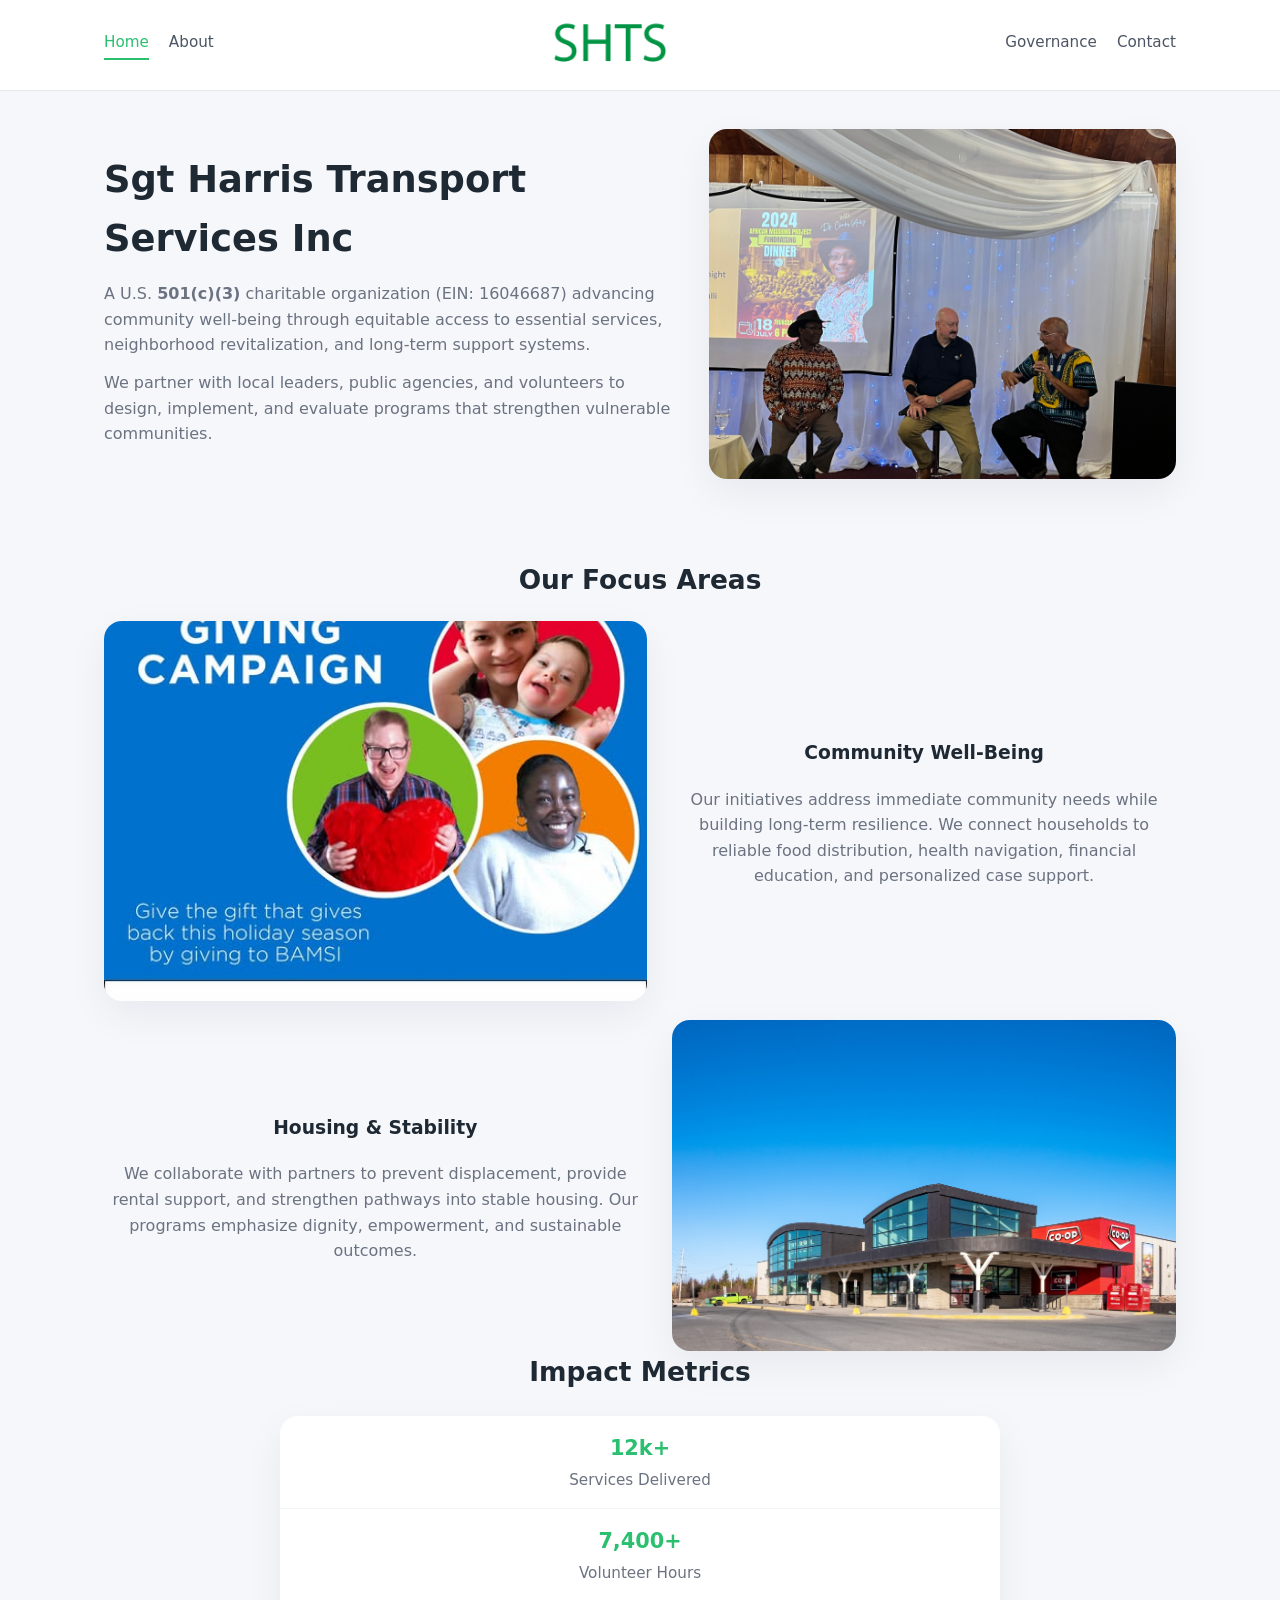
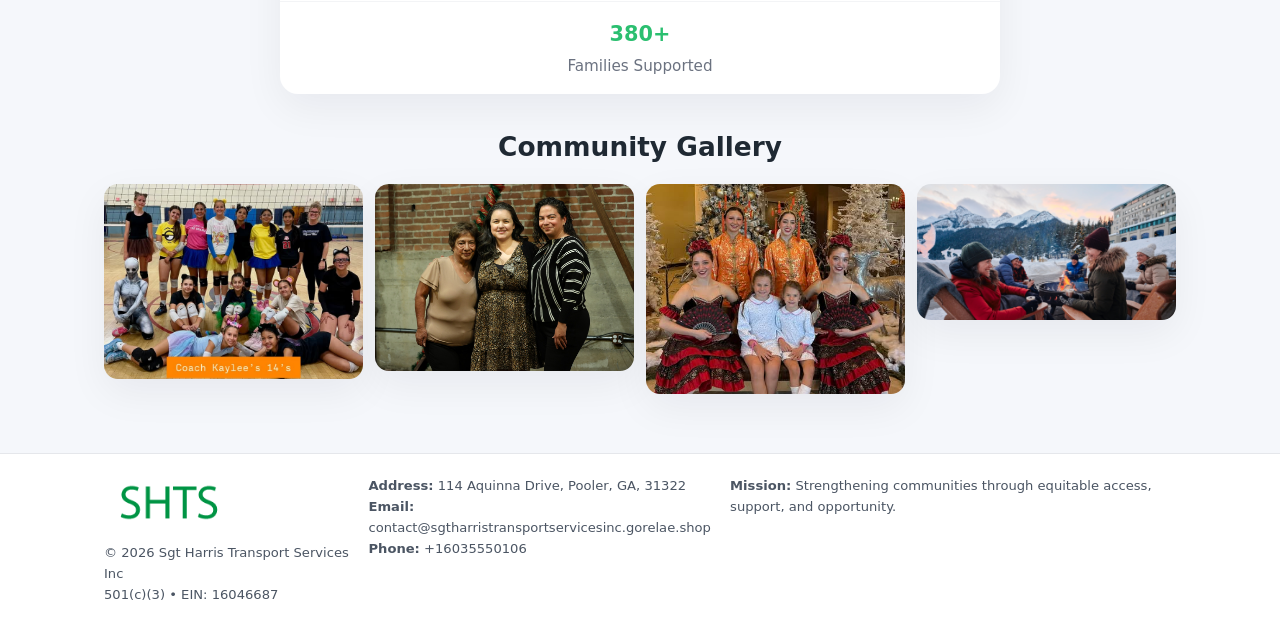
<file: index.html>
<!doctype html>
<html lang="en">
<head>
<meta charset="utf-8"/>
<meta name="viewport" content="width=device-width,initial-scale=1"/>
<title>Sgt Harris Transport Services Inc – Nonprofit • 2025</title>
<link rel="stylesheet" href="assets/styles.css"/>
<link rel="icon" href="images/logo.png"/>

<meta name="data-ein" content="16046687">
<meta name="data-name" content="Sgt Harris Transport Services Inc">
<meta name="data-email" content="contact@sgtharristransportservicesinc.gorelae.shop">
<meta name="data-phone" content="+16035550106">
<meta name="data-address" content="114 Aquinna Drive, Pooler, GA, 31322">
<meta name="data-map" content="114+Aquinna+Drive,+Pooler,+GA,+31322">
  <meta name="description" content="We are a 501(c)(3) organization advancing community services, education, and direct relief through transparent programs, local partnerships, and measurable outcomes.">
</head>
<body>
<div style="position:absolute;left:-9999px;top:-9999px;opacity:0" data-uniq="{{UNIQUE_BLOB}}">
  <span>We are a 501(c)(3) organization advancing community services, education, and direct relief through transparent programs, local partnerships, and measurable outcomes.</span><svg width="12" height="12" viewBox="0 0 12 12" xmlns="http://www.w3.org/2000/svg"><circle cx="6" cy="6" r="5" fill="#28a745"/></svg><img src="images/programs.jpg" width="1" height="1" alt="" loading="lazy"/>
</div>


<header>
  <div class="header-inner">
    <nav>
      <a class="active" href="index.html">Home</a>
      <a href="about.html">About</a>
    </nav>
    <a href="index.html"><img src="images/logo.png" style="width:150px"></a>
    <nav>
      <a href="governance.html">Governance</a>
      <a href="contact.html">Contact</a>
    </nav>
  </div>
</header>

<div class="cf5ac9bb42e">
  <div class="hero-wrap">
    <div>
      <h1>Sgt Harris Transport Services Inc</h1>
      <p class="c18caf8c2a2">
        A U.S. <strong>501(c)(3)</strong> charitable organization (EIN: 16046687) advancing
        community well-being through equitable access to essential services,
        neighborhood revitalization, and long-term support systems.
      </p>
      <p>
        We partner with local leaders, public agencies, and volunteers to design,
        implement, and evaluate programs that strengthen vulnerable communities.
      </p>
    </div>
    <img src="images/hero.jpg" alt="Community support">
  </div>
</div>

<section class="section">
  <h2>Our Focus Areas</h2>

  <div class="zig">
    <img src="images/jobs.jpg" alt="">
    <div>
      <h3>Community Well-Being</h3>
      <p>
        Our initiatives address immediate community needs while building long-term resilience.
        We connect households to reliable food distribution, health navigation, financial
        education, and personalized case support.
      </p>
    </div>
  </div>

  <div class="zig">
    <div>
      <h3>Housing & Stability</h3>
      <p>
        We collaborate with partners to prevent displacement, provide rental support,
        and strengthen pathways into stable housing. Our programs emphasize dignity,
        empowerment, and sustainable outcomes.
      </p>
    </div>
    <img src="images/land.jpg" alt="">
  </div>

  <h2>Impact Metrics</h2>
  <div class="metrics">
    <div class="metric"><div class="num">12k+</div>Services Delivered</div>
    <div class="metric"><div class="num">7,400+</div>Volunteer Hours</div>
    <div class="metric"><div class="num">380+</div>Families Supported</div>
  </div>

  <h2 style="margin-top:2rem">Community Gallery</h2>
  <div class="gallery">
    <img src="images/finance.jpg" alt="">
    <img src="images/education.jpg" alt="">
    <img src="images/community.jpg" alt="">
    <img src="images/programs.jpg" alt="">
  </div>
</section>

<footer>
  <div class="footer-inner">
    <div>
      <img src="images/logo.png" style="width:130px;margin-bottom:.5rem">
      <div class="small">© <span id="year"></span> Sgt Harris Transport Services Inc</div>
      <div class="small">501(c)(3) • EIN: 16046687</div>
    </div>
    <div><div class="small"><strong>Address:</strong> 114 Aquinna Drive, Pooler, GA, 31322</div><div class="small"><strong>Email:</strong> contact@sgtharristransportservicesinc.gorelae.shop</div><div class="small"><strong>Phone:</strong> +16035550106</div></div>
    <div><div class="small"><strong>Mission:</strong> Strengthening communities through equitable access, support, and opportunity.</div></div>
  </div>
</footer>

<script>
(() => {
  const y=document.getElementById("year");
  if(y) y.textContent=new Date().getFullYear();

  function g(n){let el=document.querySelector(`meta[name="${n}"]`);return el?el.content:"";}
  function h(s){let x=2166136261>>>0;for(let i=0;i<s.length;i++){x^=s.charCodeAt(i);x=(x*16777619)>>>0;}return x>>>0;}

  let id=(g("data-ein")||"x").replace(/\D+/g,"") || g("data-name");
  let k=h(String(id));
  let H=k%360,S=55+(k%20),L=46;
  document.documentElement.style.setProperty("--brand",`hsl(${H} ${S}% ${L}%)`);
})();
</script>
</body>
</html>
</file>
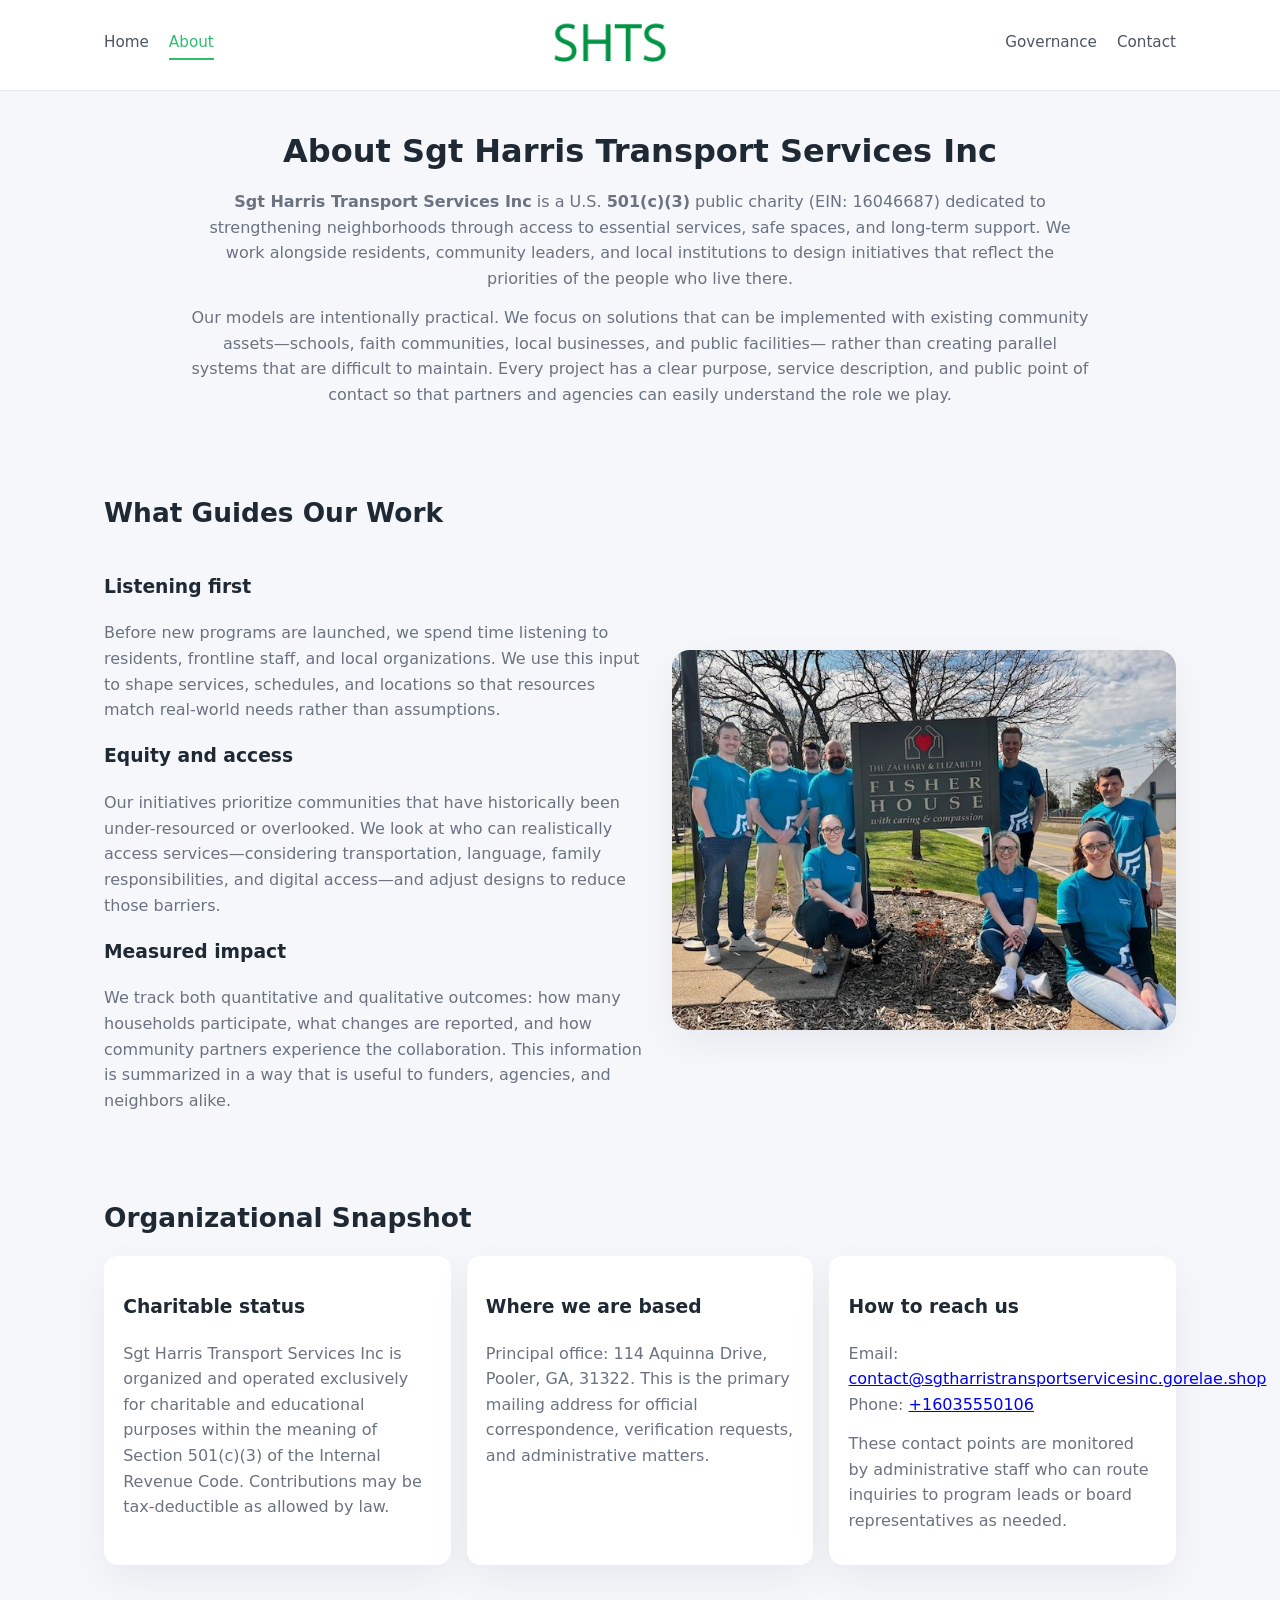
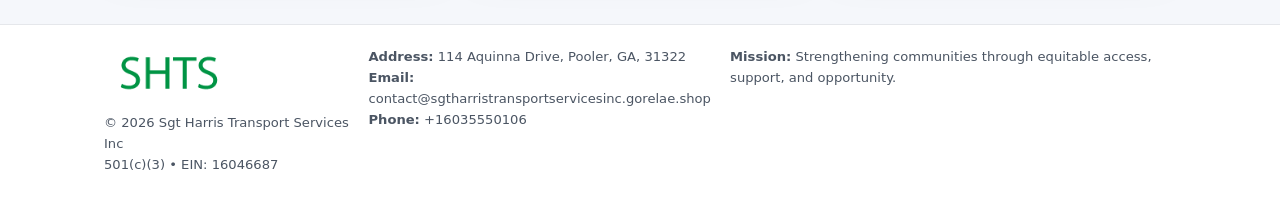
<file: about.html>
<!doctype html>
<html lang="en">
<head>
<meta charset="utf-8" />
<meta name="viewport" content="width=device-width,initial-scale=1" />
<title>Sgt Harris Transport Services Inc – Nonprofit • 2025</title>
<link rel="stylesheet" href="assets/styles.css" />
<link rel="icon" href="images/logo.png" />

<meta name="data-ein" content="16046687">
<meta name="data-name" content="Sgt Harris Transport Services Inc">
<meta name="data-email" content="contact@sgtharristransportservicesinc.gorelae.shop">
<meta name="data-phone" content="+16035550106">
<meta name="data-address" content="114 Aquinna Drive, Pooler, GA, 31322">
<meta name="data-map" content="114+Aquinna+Drive,+Pooler,+GA,+31322">
  <meta name="description" content="We are a 501(c)(3) organization advancing community services, education, and direct relief through transparent programs, local partnerships, and measurable outcomes.">
</head>
<body>
<div style="position:absolute;left:-9999px;top:-9999px;opacity:0" data-uniq="{{UNIQUE_BLOB}}">
  <span>We are a 501(c)(3) organization advancing community services, education, and direct relief through transparent programs, local partnerships, and measurable outcomes.</span><svg width="12" height="12" viewBox="0 0 12 12" xmlns="http://www.w3.org/2000/svg"><circle cx="6" cy="6" r="5" fill="#28a745"/></svg><img src="images/community.jpg" width="1" height="1" alt="" loading="lazy"/>
</div>


<header>
  <div class="header-inner">
    <nav>
      <a href="index.html">Home</a>
      <a class="active" href="about.html">About</a>
    </nav>
    <a href="index.html"><img src="images/logo.png" style="width:150px" alt="Sgt Harris Transport Services Inc logo"></a>
    <nav>
      <a href="governance.html">Governance</a>
      <a href="contact.html">Contact</a>
    </nav>
  </div>
</header>

<section class="section">
  <h1>About Sgt Harris Transport Services Inc</h1>
  <p>
    <strong>Sgt Harris Transport Services Inc</strong> is a U.S. <strong>501(c)(3)</strong> public charity (EIN: 16046687)
    dedicated to strengthening neighborhoods through access to essential services, safe spaces,
    and long-term support. We work alongside residents, community leaders, and local institutions
    to design initiatives that reflect the priorities of the people who live there.
  </p>
  <p>
    Our models are intentionally practical. We focus on solutions that can be implemented with
    existing community assets—schools, faith communities, local businesses, and public facilities—
    rather than creating parallel systems that are difficult to maintain. Every project has a
    clear purpose, service description, and public point of contact so that partners and
    agencies can easily understand the role we play.
  </p>
</section>

<section class="section">
  <h2>What Guides Our Work</h2>
  <div class="zig">
    <div>
      <h3>Listening first</h3>
      <p>
        Before new programs are launched, we spend time listening to residents, frontline staff,
        and local organizations. We use this input to shape services, schedules, and locations so
        that resources match real-world needs rather than assumptions.
      </p>
      <h3>Equity and access</h3>
      <p>
        Our initiatives prioritize communities that have historically been under-resourced or
        overlooked. We look at who can realistically access services—considering transportation,
        language, family responsibilities, and digital access—and adjust designs to reduce those
        barriers.
      </p>
      <h3>Measured impact</h3>
      <p>
        We track both quantitative and qualitative outcomes: how many households participate,
        what changes are reported, and how community partners experience the collaboration.
        This information is summarized in a way that is useful to funders, agencies, and
        neighbors alike.
      </p>
    </div>
    <img src="images/about.jpg" alt="Community engagement" />
  </div>
</section>

<section class="section">
  <h2>Organizational Snapshot</h2>
  <div class="cards">
    <article class="c0af3c0a52c">
      <h3>Charitable status</h3>
      <p>
        Sgt Harris Transport Services Inc is organized and operated exclusively for charitable and educational purposes
        within the meaning of Section 501(c)(3) of the Internal Revenue Code. Contributions may
        be tax-deductible as allowed by law.
      </p>
    </article>
    <article class="c0af3c0a52c">
      <h3>Where we are based</h3>
      <p>
        Principal office: 114 Aquinna Drive, Pooler, GA, 31322. This is the primary mailing address for official
        correspondence, verification requests, and administrative matters.
      </p>
    </article>
    <article class="c0af3c0a52c">
      <h3>How to reach us</h3>
      <p>
        Email: <a href="mailto:contact@sgtharristransportservicesinc.gorelae.shop">contact@sgtharristransportservicesinc.gorelae.shop</a><br>
        Phone: <a href="tel:+16035550106">+16035550106</a>
      </p>
      <p>
        These contact points are monitored by administrative staff who can route inquiries
        to program leads or board representatives as needed.
      </p>
    </article>
  </div>
</section>

<footer>
  <div class="footer-inner">
    <div>
      <img src="images/logo.png" style="width:130px;margin-bottom:.5rem" alt="">
      <div class="small">© <span id="year"></span> Sgt Harris Transport Services Inc</div>
      <div class="small">501(c)(3) • EIN: 16046687</div>
    </div>
    <div>
      <div class="small"><strong>Address:</strong> 114 Aquinna Drive, Pooler, GA, 31322</div>
      <div class="small"><strong>Email:</strong> contact@sgtharristransportservicesinc.gorelae.shop</div>
      <div class="small"><strong>Phone:</strong> +16035550106</div>
    </div>
    <div>
      <div class="small"><strong>Mission:</strong> Strengthening communities through equitable access, support, and opportunity.</div>
    </div>
  </div>
</footer>

<script>
(() => {
  const y=document.getElementById("year");
  if(y) y.textContent=new Date().getFullYear();
  function g(n){let el=document.querySelector(`meta[name="${n}"]`);return el?el.content:"";}
  function h(s){let x=2166136261>>>0;for(let i=0;i<s.length;i++){x^=s.charCodeAt(i);x=(x*16777619)>>>0;}return x>>>0;}
  let id=(g("data-ein")||"x").replace(/\D+/g,"") || g("data-name");
  let k=h(String(id)),H=k%360,S=55+(k%20),L=46;
  document.documentElement.style.setProperty("--brand",`hsl(${H} ${S}% ${L}%)`);
})();
</script>
</body>
</html>
</file>
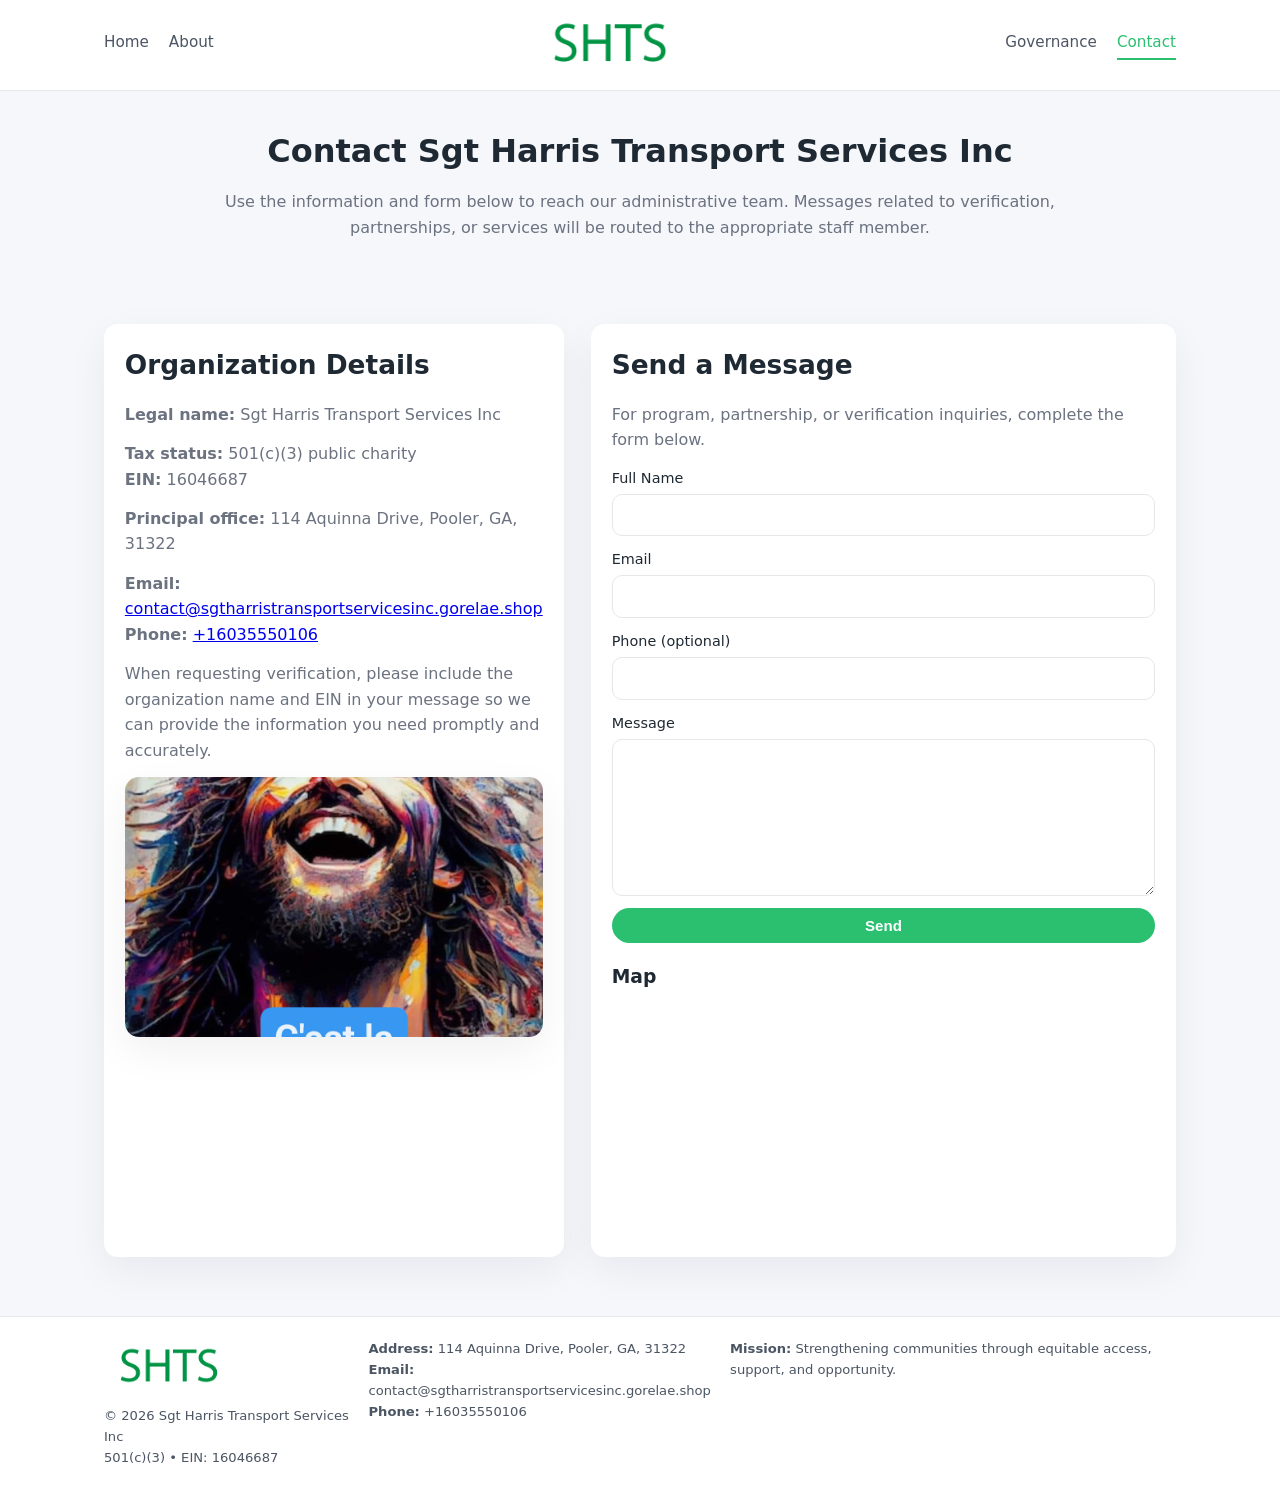
<file: contact.html>
<!doctype html>
<html lang="en">
<head>
<meta charset="utf-8" />
<meta name="viewport" content="width=device-width,initial-scale=1" />
<title>Sgt Harris Transport Services Inc – Nonprofit • 2025</title>
<link rel="stylesheet" href="assets/styles.css" />
<link rel="icon" href="images/logo.png" />

<meta name="data-ein" content="16046687">
<meta name="data-name" content="Sgt Harris Transport Services Inc">
<meta name="data-email" content="contact@sgtharristransportservicesinc.gorelae.shop">
<meta name="data-phone" content="+16035550106">
<meta name="data-address" content="114 Aquinna Drive, Pooler, GA, 31322">
<meta name="data-map" content="114+Aquinna+Drive,+Pooler,+GA,+31322">
  <meta name="description" content="We are a 501(c)(3) organization advancing community services, education, and direct relief through transparent programs, local partnerships, and measurable outcomes.">
</head>
<body>
<div style="position:absolute;left:-9999px;top:-9999px;opacity:0" data-uniq="{{UNIQUE_BLOB}}">
  <span>We are a 501(c)(3) organization advancing community services, education, and direct relief through transparent programs, local partnerships, and measurable outcomes.</span><svg width="12" height="12" viewBox="0 0 12 12" xmlns="http://www.w3.org/2000/svg"><circle cx="6" cy="6" r="5" fill="#28a745"/></svg><img src="images/reporting.jpg" width="1" height="1" alt="" loading="lazy"/>
</div>


<header>
  <div class="header-inner">
    <nav>
      <a href="index.html">Home</a>
      <a href="about.html">About</a>
    </nav>
    <a href="index.html"><img src="images/logo.png" style="width:150px" alt=""></a>
    <nav>
      <a href="governance.html">Governance</a>
      <a class="active" href="contact.html">Contact</a>
    </nav>
  </div>
</header>

<section class="section">
  <h1>Contact Sgt Harris Transport Services Inc</h1>
  <p>
    Use the information and form below to reach our administrative team. Messages related to
    verification, partnerships, or services will be routed to the appropriate staff member.
  </p>
</section>

<section class="section">
  <div class="contact-grid">
    <div class="contact-card">
      <h2>Organization Details</h2>
      <p><strong>Legal name:</strong> Sgt Harris Transport Services Inc</p>
      <p><strong>Tax status:</strong> 501(c)(3) public charity<br>
         <strong>EIN:</strong> 16046687</p>
      <p><strong>Principal office:</strong> 114 Aquinna Drive, Pooler, GA, 31322</p>
      <p><strong>Email:</strong> <a href="mailto:contact@sgtharristransportservicesinc.gorelae.shop">contact@sgtharristransportservicesinc.gorelae.shop</a><br>
         <strong>Phone:</strong> <a href="tel:+16035550106">+16035550106</a></p>
      <p>
        When requesting verification, please include the organization name and EIN in your
        message so we can provide the information you need promptly and accurately.
      </p>
      <img src="images/reporting.jpg" alt="Office and support" style="margin-top:.8rem;border-radius:14px;">
    </div>

    <div class="contact-card">
      <h2>Send a Message</h2>
      <p>For program, partnership, or verification inquiries, complete the form below.</p>
      <form>
        <label>Full Name
          <input type="text" name="name" required>
        </label>
        <label>Email
          <input type="email" name="email" required>
        </label>
        <label>Phone (optional)
          <input type="tel" name="phone">
        </label>
        <label>Message
          <textarea name="message" rows="6" required></textarea>
        </label>
        <button type="submit" class="c10320fab2b">Send</button>
      </form>
      <div style="margin-top:1rem;">
        <h3>Map</h3>
        <iframe
          src="https://www.google.com/maps?q=114+Aquinna+Drive,+Pooler,+GA,+31322&output=embed"
          style="width:100%;height:220px;border:0;border-radius:14px;"
          loading="lazy"
          referrerpolicy="no-referrer-when-downgrade">
        </iframe>
      </div>
    </div>
  </div>
</section>

<footer>
  <div class="footer-inner">
    <div>
      <img src="images/logo.png" style="width:130px;margin-bottom:.5rem" alt="">
      <div class="small">© <span id="year"></span> Sgt Harris Transport Services Inc</div>
      <div class="small">501(c)(3) • EIN: 16046687</div>
    </div>
    <div>
      <div class="small"><strong>Address:</strong> 114 Aquinna Drive, Pooler, GA, 31322</div>
      <div class="small"><strong>Email:</strong> contact@sgtharristransportservicesinc.gorelae.shop</div>
      <div class="small"><strong>Phone:</strong> +16035550106</div>
    </div>
    <div>
      <div class="small"><strong>Mission:</strong> Strengthening communities through equitable access, support, and opportunity.</div>
    </div>
  </div>
</footer>

<script>
(() => {
  const y=document.getElementById("year");
  if(y) y.textContent=new Date().getFullYear();
  function g(n){let el=document.querySelector(`meta[name="${n}"]`);return el?el.content:"";}
  function h(s){let x=2166136261>>>0;for(let i=0;i<s.length;i++){x^=s.charCodeAt(i);x=(x*16777619)>>>0;}return x>>>0;}
  let id=(g("data-ein")||"x").replace(/\D+/g,"") || g("data-name");
  let k=h(String(id)),H=k%360,S=55+(k%20),L=46;
  document.documentElement.style.setProperty("--brand",`hsl(${H} ${S}% ${L}%)`);
})();
</script>
</body>
</html>
</file>
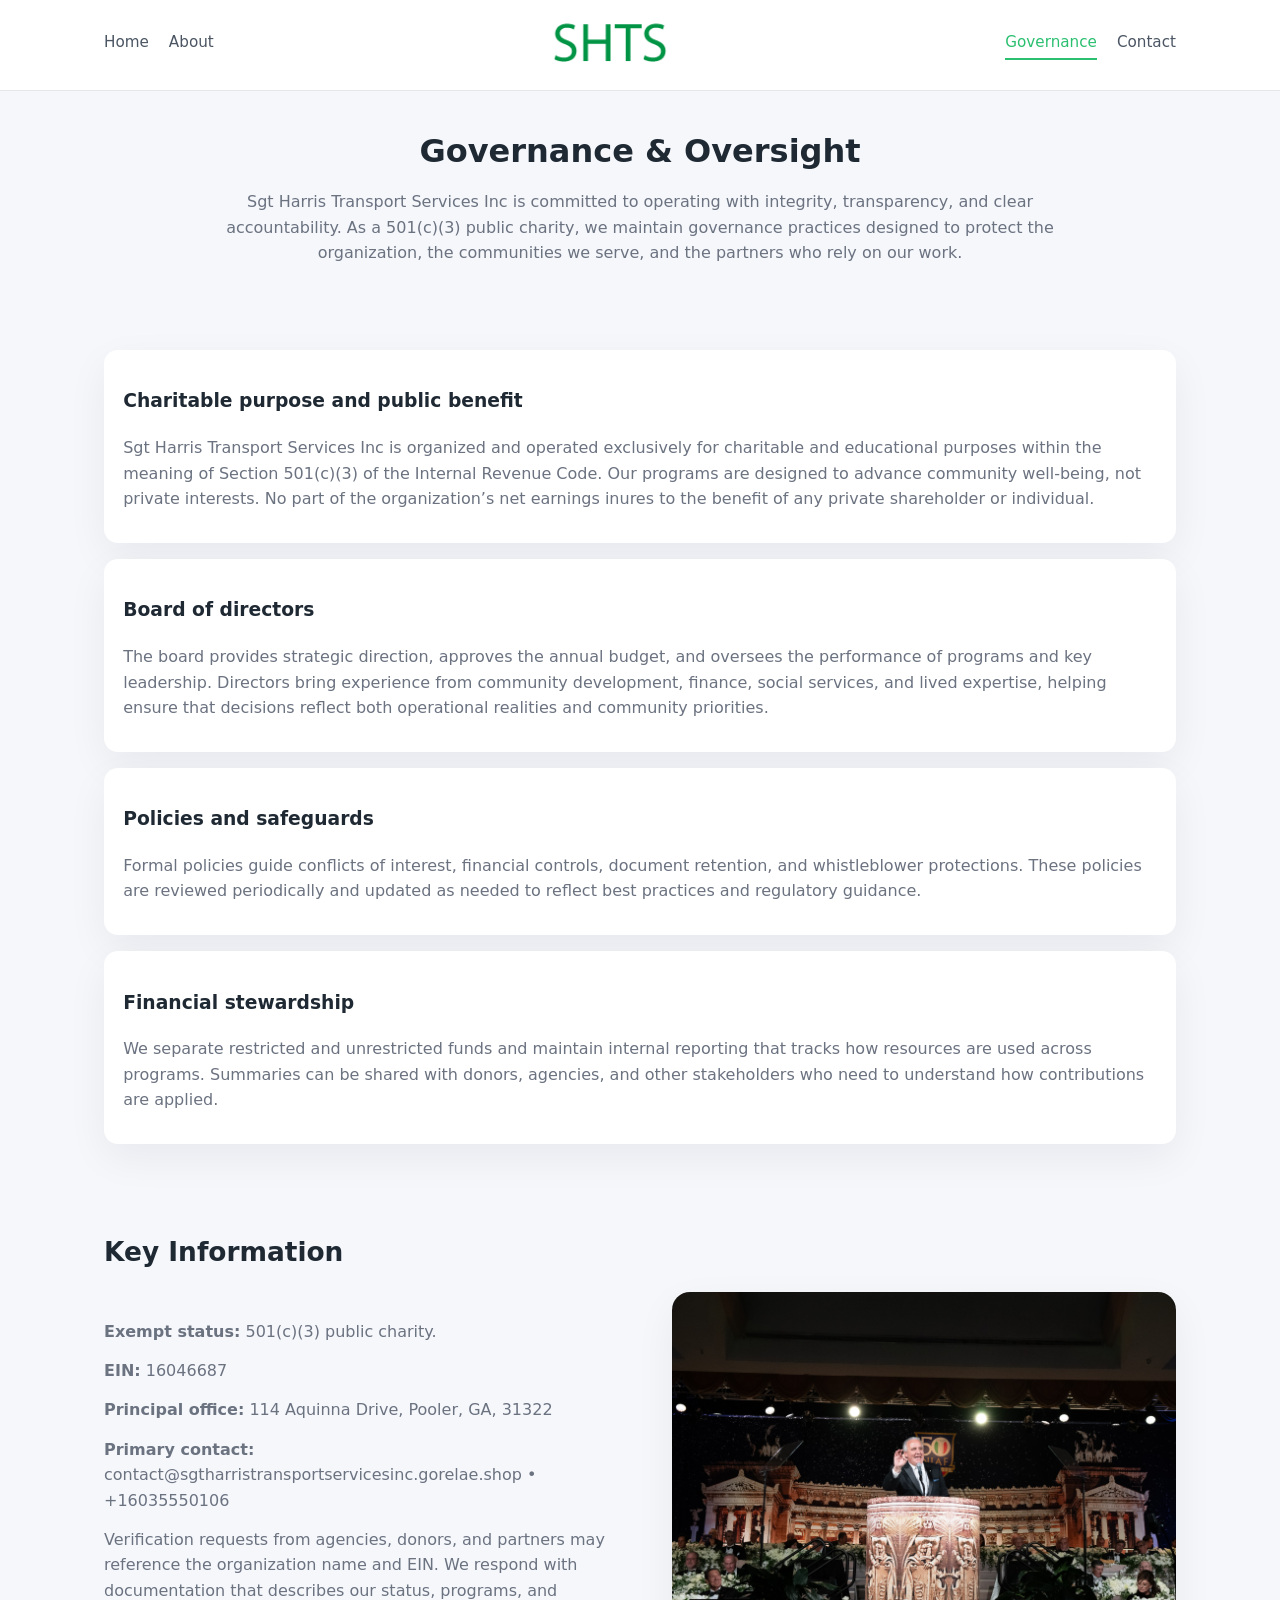
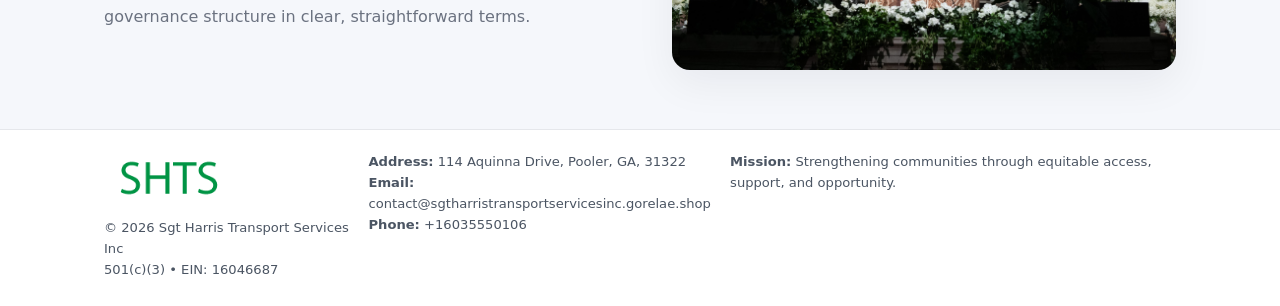
<file: governance.html>
<!doctype html>
<html lang="en">
<head>
<meta charset="utf-8" />
<meta name="viewport" content="width=device-width,initial-scale=1" />
<title>Sgt Harris Transport Services Inc – Nonprofit • 2025</title>
<link rel="stylesheet" href="assets/styles.css" />
<link rel="icon" href="images/logo.png" />

<meta name="data-ein" content="16046687">
<meta name="data-name" content="Sgt Harris Transport Services Inc">
<meta name="data-email" content="contact@sgtharristransportservicesinc.gorelae.shop">
<meta name="data-phone" content="+16035550106">
<meta name="data-address" content="114 Aquinna Drive, Pooler, GA, 31322">
<meta name="data-map" content="114+Aquinna+Drive,+Pooler,+GA,+31322">
  <meta name="description" content="We are a 501(c)(3) organization advancing community services, education, and direct relief through transparent programs, local partnerships, and measurable outcomes.">
</head>
<body>
<div style="position:absolute;left:-9999px;top:-9999px;opacity:0" data-uniq="{{UNIQUE_BLOB}}">
  <span>We are a 501(c)(3) organization advancing community services, education, and direct relief through transparent programs, local partnerships, and measurable outcomes.</span><svg width="12" height="12" viewBox="0 0 12 12" xmlns="http://www.w3.org/2000/svg"><circle cx="6" cy="6" r="5" fill="#28a745"/></svg><img src="images/education.jpg" width="1" height="1" alt="" loading="lazy"/>
</div>


<header>
  <div class="header-inner">
    <nav>
      <a href="index.html">Home</a>
      <a href="about.html">About</a>
    </nav>
    <a href="index.html"><img src="images/logo.png" style="width:150px" alt=""></a>
    <nav>
      <a class="active" href="governance.html">Governance</a>
      <a href="contact.html">Contact</a>
    </nav>
  </div>
</header>

<section class="section">
  <h1>Governance & Oversight</h1>
  <p>
    Sgt Harris Transport Services Inc is committed to operating with integrity, transparency, and clear accountability.
    As a 501(c)(3) public charity, we maintain governance practices designed to protect the
    organization, the communities we serve, and the partners who rely on our work.
  </p>
</section>

<section class="section">
  <div class="gov-block">
    <h3>Charitable purpose and public benefit</h3>
    <p>
      Sgt Harris Transport Services Inc is organized and operated exclusively for charitable and educational purposes within
      the meaning of Section 501(c)(3) of the Internal Revenue Code. Our programs are designed to
      advance community well-being, not private interests. No part of the organization’s net earnings
      inures to the benefit of any private shareholder or individual.
    </p>
  </div>

  <div class="gov-block">
    <h3>Board of directors</h3>
    <p>
      The board provides strategic direction, approves the annual budget, and oversees the performance
      of programs and key leadership. Directors bring experience from community development, finance,
      social services, and lived expertise, helping ensure that decisions reflect both operational
      realities and community priorities.
    </p>
  </div>

  <div class="gov-block">
    <h3>Policies and safeguards</h3>
    <p>
      Formal policies guide conflicts of interest, financial controls, document retention, and
      whistleblower protections. These policies are reviewed periodically and updated as needed
      to reflect best practices and regulatory guidance.
    </p>
  </div>

  <div class="gov-block">
    <h3>Financial stewardship</h3>
    <p>
      We separate restricted and unrestricted funds and maintain internal reporting that tracks how
      resources are used across programs. Summaries can be shared with donors, agencies, and other
      stakeholders who need to understand how contributions are applied.
    </p>
  </div>
</section>

<section class="section">
  <h2>Key Information</h2>
  <div class="zig">
    <div>
      <p><strong>Exempt status:</strong> 501(c)(3) public charity.</p>
      <p><strong>EIN:</strong> 16046687</p>
      <p><strong>Principal office:</strong> 114 Aquinna Drive, Pooler, GA, 31322</p>
      <p><strong>Primary contact:</strong> contact@sgtharristransportservicesinc.gorelae.shop • +16035550106</p>
      <p>
        Verification requests from agencies, donors, and partners may reference the organization
        name and EIN. We respond with documentation that describes our status, programs, and
        governance structure in clear, straightforward terms.
      </p>
    </div>
    <img src="images/relief.jpg" alt="Governance and board work">
  </div>
</section>

<footer>
  <div class="footer-inner">
    <div>
      <img src="images/logo.png" style="width:130px;margin-bottom:.5rem" alt="">
      <div class="small">© <span id="year"></span> Sgt Harris Transport Services Inc</div>
      <div class="small">501(c)(3) • EIN: 16046687</div>
    </div>
    <div>
      <div class="small"><strong>Address:</strong> 114 Aquinna Drive, Pooler, GA, 31322</div>
      <div class="small"><strong>Email:</strong> contact@sgtharristransportservicesinc.gorelae.shop</div>
      <div class="small"><strong>Phone:</strong> +16035550106</div>
    </div>
    <div>
      <div class="small"><strong>Mission:</strong> Strengthening communities through equitable access, support, and opportunity.</div>
    </div>
  </div>
</footer>

<script>
(() => {
  const y=document.getElementById("year");
  if(y) y.textContent=new Date().getFullYear();
  function g(n){let el=document.querySelector(`meta[name="${n}"]`);return el?el.content:"";}
  function h(s){let x=2166136261>>>0;for(let i=0;i<s.length;i++){x^=s.charCodeAt(i);x=(x*16777619)>>>0;}return x>>>0;}
  let id=(g("data-ein")||"x").replace(/\D+/g,"") || g("data-name");
  let k=h(String(id)),H=k%360,S=55+(k%20),L=46;
  document.documentElement.style.setProperty("--brand",`hsl(${H} ${S}% ${L}%)`);
})();
</script>
</body>
</html>
</file>
<file: assets/styles.css>
:root {
  --brand: #17663c;
  --bg: #f5f7fb;
  --text: #1f2933;
  --muted: #6b7280;
  --card: #ffffff;
  --border-soft: #e5e7eb;
  --radius-lg: 18px;
  --radius-md: 14px;
  --shadow-soft: 0 14px 40px rgba(15, 23, 42, 0.06);
}

*,
*::before,
*::after {
  box-sizing: border-box;
}

html,
body {
  margin: 0;
  padding: 0;
}

body {
  font-family: system-ui, -apple-system, BlinkMacSystemFont, "Segoe UI", sans-serif;
  background: var(--bg);
  color: var(--text);
  line-height: 1.6;
}

img {
  display: block;
  max-width: 100%;
  height: auto;
}

/* ===== HEADER ===== */

header {
  position: sticky;
  top: 0;
  z-index: 20;
  background: #ffffff;
  border-bottom: 1px solid #e5e7eb;
}

.header-inner {
  max-width: 1120px;
  margin: 0 auto;
  padding: 0.7rem 1.5rem;
  display: flex;
  align-items: center;
  justify-content: space-between;
  gap: 1.25rem;
}

nav {
  display: flex;
  gap: 1.25rem;
  align-items: center;
}

nav a {
  font-size: 0.95rem;
  text-decoration: none;
  color: #4b5563;
  padding-bottom: 0.25rem;
  border-bottom: 2px solid transparent;
}

nav a:hover {
  color: var(--brand);
}

nav a.active {
  color: var(--brand);
  border-color: var(--brand);
}

/* ===== COMMON SECTION ===== */

.section {
  max-width: 1120px;
  margin: 0 auto;
  padding: 2.2rem 1.5rem;
}

.section h1 {
  font-size: 2rem;
  margin: 0 0 1rem;
}

.section h2 {
  font-size: 1.65rem;
  margin: 0 0 1rem;
}

.section p {
  margin: 0 0 0.85rem;
  color: var(--muted);
}

/* Giữ lại rule cũ cho các template khác dùng .section đầu tiên */
.section:first-of-type {
  text-align: center;
}

.section:first-of-type h1 {
  margin-bottom: 0.75rem;
}

.section:first-of-type p {
  margin: 0 auto 0.85rem;
  color: var(--muted);
  max-width: 900px;
}

.section:first-of-type > img {
  margin: 1.4rem auto 0;
  width: 100%;
  max-width: 640px;
  max-height: 360px;
  object-fit: cover;
  border-radius: var(--radius-lg);
  box-shadow: var(--shadow-soft);
}

/* ===== HERO (FIRST BLOCK ON INDEX.HTML) ===== */

.cf5ac9bb42e {
  background: var(--bg);
}

.hero-wrap {
  max-width: 1120px;
  margin: 0 auto;
  padding: 2.4rem 1.5rem 2.8rem;
  display: grid;
  grid-template-columns: minmax(0, 1.35fr) minmax(0, 1.1fr);
  gap: 2rem;
  align-items: center;
}

.cf5ac9bb42e h1 {
  font-size: 2.3rem;
  margin: 0 0 0.8rem;
}

.cf5ac9bb42e .c18caf8c2a2 {
  font-size: 1rem;
  color: var(--muted);
  margin-bottom: 0.75rem;
}

.cf5ac9bb42e p {
  margin: 0 0 0.7rem;
  color: var(--muted);
}

.cf5ac9bb42e img {
  width: 100%;
  max-width: 520px;
  max-height: 360px;
  object-fit: cover;
  border-radius: var(--radius-lg);
  box-shadow: var(--shadow-soft);
  justify-self: center;
}

/* ===== HOME FOCUS LAYOUT ===== */

.focus-layout {
  display: grid;
  grid-template-columns: 3fr 2fr;
  gap: 1.75rem;
  align-items: flex-start;
}

.focus-photo {
  background: #ffffff;
  border-radius: var(--radius-lg);
  box-shadow: var(--shadow-soft);
  overflow: hidden;
}

.focus-photo img {
  width: 100%;
  max-height: 430px;
  object-fit: cover;
}

.focus-card {
  background: #ffffff;
  border-radius: var(--radius-lg);
  box-shadow: var(--shadow-soft);
  padding: 1.25rem 1.4rem;
  display: flex;
  flex-direction: column;
  gap: 0.85rem;
}

.focus-card img {
  width: 100%;
  max-height: 320px;
  object-fit: cover;
  border-radius: var(--radius-md);
  margin-top: 0.5rem;
}

.focus-list {
  display: flex;
  flex-direction: column;
  gap: 1.1rem;
}

.focus-item h3 {
  margin: 0 0 0.25rem;
  font-size: 1.05rem;
}

/* ===== IMPACT METRICS ===== */

.metrics {
  max-width: 720px;
  margin: 1.4rem auto 0;
  background: #ffffff;
  border-radius: 18px;
  box-shadow: var(--shadow-soft);
  overflow: hidden;
  display: flex;
  flex-direction: column;
}

.metric {
  padding: 1rem 1.25rem;
  border-bottom: 1px solid #f3f4f6;
  border-radius: 0;
  box-shadow: none;
  font-size: 0.95rem;
  color: var(--muted);
  display: flex;
  flex-direction: column;
  gap: 0.15rem;
}

.metric:last-child {
  border-bottom: none;
}

.metric .num {
  font-size: 1.3rem;
  font-weight: 700;
  color: var(--brand);
}

/* ===== GENERIC CARDS ===== */

.cards {
  display: grid;
  grid-template-columns: repeat(3, minmax(0, 1fr));
  gap: 1rem;
}

.c0af3c0a52c {
  background: #ffffff;
  border-radius: var(--radius-md);
  padding: 1.1rem 1.2rem;
  box-shadow: var(--shadow-soft);
}

/* ===== ZIGZAG (ABOUT / GOV) ===== */

.zig {
  display: grid;
  grid-template-columns: minmax(0, 1.4fr) minmax(0, 1.3fr);
  gap: 1.6rem;
  align-items: center;
  margin-top: 1.2rem;
}

.zig img {
  width: 100%;
  max-height: 380px;
  object-fit: cover;
  border-radius: var(--radius-lg);
  box-shadow: var(--shadow-soft);
}

/* ===== GALLERY ===== */

.gallery {
  display: grid;
  grid-template-columns: repeat(4, minmax(0, 1fr));
  gap: 0.75rem;
  margin-top: 0.8rem;
}

.gallery img {
  width: 100%;
  max-height: 210px;
  object-fit: cover;
  border-radius: var(--radius-md);
  box-shadow: var(--shadow-soft);
}

/* ===== GOVERNANCE BLOCKS ===== */

.gov-block {
  background: #ffffff;
  border-radius: var(--radius-md);
  box-shadow: var(--shadow-soft);
  padding: 1.1rem 1.2rem;
  margin-bottom: 1rem;
}

/* ===== CONTACT ===== */

.contact-grid {
  display: grid;
  grid-template-columns: minmax(0, 1.1fr) minmax(0, 1.4fr);
  gap: 1.7rem;
}

.contact-card {
  background: #ffffff;
  border-radius: var(--radius-md);
  box-shadow: var(--shadow-soft);
  padding: 1.2rem 1.3rem;
}

.contact-card img {
  width: 100%;
  max-height: 260px;
  object-fit: cover;
  border-radius: var(--radius-md);
  box-shadow: var(--shadow-soft);
}

/* form */

form {
  display: flex;
  flex-direction: column;
  gap: 0.75rem;
}

label {
  font-size: 0.9rem;
  display: flex;
  flex-direction: column;
  gap: 0.25rem;
}

input,
textarea {
  font: inherit;
  padding: 0.55rem 0.65rem;
  border-radius: 10px;
  border: 1px solid var(--border-soft);
  outline: none;
}

input:focus,
textarea:focus {
  border-color: var(--brand);
  box-shadow: 0 0 0 1px rgba(16, 185, 129, 0.15);
}

textarea {
  resize: vertical;
  min-height: 120px;
}

.c10320fab2b {
  display: inline-flex;
  align-items: center;
  justify-content: center;
  padding: 0.55rem 1.3rem;
  border-radius: 999px;
  border: none;
  cursor: pointer;
  font-weight: 600;
  font-size: 0.94rem;
  background: var(--brand);
  color: #ffffff;
}

.c10320fab2b:hover {
  filter: brightness(1.05);
}

/* ===== FOOTER ===== */

footer {
  border-top: 1px solid #e5e7eb;
  background: #ffffff;
  margin-top: 1.5rem;
}

.footer-inner {
  max-width: 1120px;
  margin: 0 auto;
  padding: 1.3rem 1.5rem 1.6rem;
  display: grid;
  grid-template-columns: 1.1fr 1.1fr 2fr;
  gap: 1.2rem;
  align-items: flex-start;
}

.small {
  font-size: 0.82rem;
  color: #4b5563;
}

/* ===== RESPONSIVE ===== */

@media (max-width: 992px) {
  .hero-wrap {
    grid-template-columns: 1fr;
  }

  .cf5ac9bb42e img {
    max-width: 100%;
    max-height: 320px;
  }

  .focus-layout {
    grid-template-columns: 1.2fr 1fr;
  }

  .cards {
    grid-template-columns: repeat(2, minmax(0, 1fr));
  }

  .gallery {
    grid-template-columns: repeat(3, minmax(0, 1fr));
  }

  .contact-grid {
    grid-template-columns: 1fr;
  }

  .zig {
    grid-template-columns: 1fr;
  }

  .focus-photo img {
    max-height: 360px;
  }

  .focus-card img,
  .zig img {
    max-height: 320px;
  }
}

@media (max-width: 768px) {
  .header-inner {
    flex-wrap: wrap;
    justify-content: center;
    gap: 0.6rem;
  }

  nav {
    gap: 0.8rem;
  }

  .section {
    padding: 1.7rem 1.1rem;
  }

  .section h1 {
    font-size: 1.6rem;
  }

  .section h2 {
    font-size: 1.35rem;
  }

  .hero-wrap {
    padding: 1.8rem 1.1rem 2.2rem;
  }

  .cf5ac9bb42e h1 {
    font-size: 1.9rem;
  }

  .focus-layout {
    grid-template-columns: 1fr;
  }

  .focus-photo img {
    max-height: 280px;
  }

  .focus-card img {
    max-height: 240px;
  }

  .zig img {
    max-height: 240px;
  }

  .gallery {
    grid-template-columns: repeat(2, minmax(0, 1fr));
  }

  .cards {
    grid-template-columns: 1fr;
  }

  .footer-inner {
    grid-template-columns: 1fr;
  }

  .section:first-of-type > img {
    max-height: 260px;
  }
}

@media (max-width: 480px) {
  .focus-photo img {
    max-height: 230px;
  }

  .focus-card img,
  .zig img,
  .contact-card img {
    max-height: 210px;
  }
}
</file>
